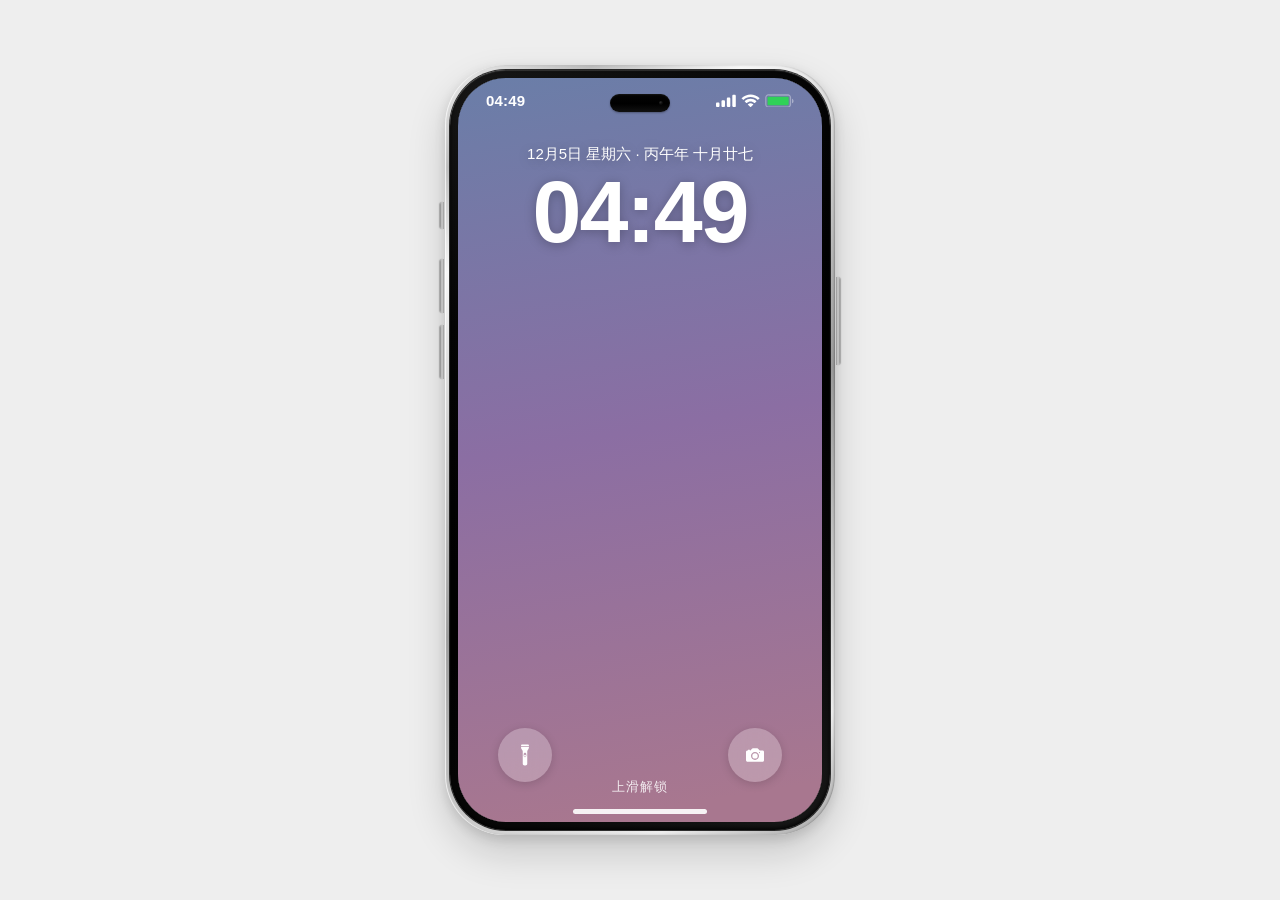
<file: index.html>
<!DOCTYPE html>
<html lang="zh-CN">

<head>
<meta charset="UTF-8">

<meta name="viewport"
content="width=device-width,
initial-scale=1.0,
maximum-scale=1.0,
user-scalable=no,
viewport-fit=cover">

<title>satou</title>

<link rel="manifest" href="./manifest.webmanifest">

<link rel="icon"
type="image/png"
href="https://i.imgs.ovh/2026/09/02/5fd685cc628af5558ac9b6ee3668867c.png">

<link rel="apple-touch-icon"
href="https://i.imgs.ovh/2026/09/02/5fd685cc628af5558ac9b6ee3668867c.png">

<meta name="apple-mobile-web-app-title" content="satou">

<meta name="apple-mobile-web-app-capable" content="yes">

<meta name="apple-mobile-web-app-status-bar-style"
content="black-translucent">

<meta name="mobile-web-app-capable" content="yes">

<meta name="theme-color" content="#eeeeee">


<style>

/* =========================
   基础
========================= */

*{
    box-sizing:border-box;
    margin:0;
    padding:0;
}

html,
body{
    width:100%;
    height:100%;
    overflow:hidden;
}

body{
    background:#eeeeee;

    display:flex;
    align-items:center;
    justify-content:center;

    user-select:none;
    -webkit-user-select:none;

    touch-action:none;
}


/* =========================
   手机最外层
========================= */

.phone{
    position:relative;

    width:min(390px,88vw);
    height:min(770px,91vh);

    border-radius:60px;
    padding:5px;

    background:
    linear-gradient(
        145deg,
        #eeeeee 0%,
        #bdbdbd 10%,
        #f7f7f7 20%,
        #9b9b9b 55%,
        #ededed 88%,
        #a5a5a5 100%
    );

    box-shadow:
    0 18px 38px rgba(0,0,0,.16),
    0 4px 12px rgba(0,0,0,.12),
    inset 1px 0 1px rgba(255,255,255,.85),
    inset -1px 0 2px rgba(0,0,0,.25);
}


/* =========================
   黑色手机边框
========================= */

.phone-frame{
    position:relative;

    width:100%;
    height:100%;

    padding:8px;

    border-radius:56px;

    background:
    linear-gradient(
        145deg,
        #171717 0%,
        #050505 25%,
        #000 55%,
        #080808 78%,
        #191919 100%
    );

    box-shadow:
    inset 0 1px 1px rgba(255,255,255,.15),
    inset 0 -2px 4px rgba(0,0,0,.9),
    0 0 0 1px rgba(0,0,0,.8);
}


/* =========================
   屏幕
========================= */

.screen{
    position:relative;

    width:100%;
    height:100%;

    overflow:hidden;

    border-radius:48px;

    background:#fff;

    box-shadow:
    inset 0 0 0 1px rgba(255,255,255,.3);
}


/* =========================
   Satou 手机内容区域
========================= */

.screen-content{
    position:absolute;
    inset:0;

    width:100%;
    height:100%;

    overflow:hidden;
}


/* =========================
   锁屏页面
========================= */

.page-frame{
    position:absolute;

    inset:0;

    width:100%;
    height:100%;

    border:0;
    margin:0;
    padding:0;

    display:block;

    overflow:hidden;

    background:#000;
}


/* =========================
   Dynamic Island
========================= */

.dynamic-island{
    position:absolute;

    z-index:100;

    top:16px;
    left:50%;

    transform:translateX(-50%);

    width:60px;
    height:18px;

    border-radius:30px;

    background:
    linear-gradient(
        180deg,
        #050505 0%,
        #000 55%,
        #111 100%
    );

    box-shadow:
    inset 0 1px 2px rgba(255,255,255,.07),
    0 1px 2px rgba(0,0,0,.3);
}


/* 灵动岛镜头 */

.dynamic-island::after{
    content:"";

    position:absolute;

    width:4px;
    height:4px;

    right:7px;
    top:7px;

    border-radius:50%;

    background:
    radial-gradient(
        circle at 35% 30%,
        #303030 0%,
        #111 45%,
        #000 100%
    );
}


/* =========================
   左侧静音键
========================= */

.side-switch,
.volume-up,
.volume-down{
    position:absolute;

    z-index:200;

    left:-5px;

    width:4px;

    border-radius:3px 0 0 3px;

    background:
    linear-gradient(
        90deg,
        #888,
        #d0d0d0,
        #999
    );

    box-shadow:
    -1px 0 1px rgba(0,0,0,.25);
}

.side-switch{
    top:137px;
    height:27px;
}

.volume-up{
    top:194px;
    height:54px;
}

.volume-down{
    top:260px;
    height:54px;
}


/* =========================
   右侧电源键
========================= */

.power-button{
    position:absolute;

    z-index:200;

    right:-5px;
    top:212px;

    width:4px;
    height:88px;

    border-radius:0 3px 3px 0;

    background:
    linear-gradient(
        90deg,
        #929292,
        #d0d0d0,
        #929292
    );

    box-shadow:
    1px 0 1px rgba(0,0,0,.25);
}


/* =========================
   手机端适配
========================= */

@media(max-width:500px){

    .phone{
        width:92vw;
        height:90vh;

        border-radius:51px;
        padding:4px;
    }

    .phone-frame{
        border-radius:47px;
        padding:7px;
    }

    .screen{
        border-radius:40px;
    }

    .page-frame{
        border-radius:40px;
    }

    .dynamic-island{
        top:14px;
    }

    .side-switch{
        top:120px;
    }

    .volume-up{
        top:170px;
        height:49px;
    }

    .volume-down{
        top:230px;
        height:49px;
    }

    .power-button{
        top:190px;
        height:82px;
    }
}


/* =========================
   PWA 安全区域
========================= */

@supports(padding:env(safe-area-inset-top)){

    .screen-content{
        padding-top:env(safe-area-inset-top);
        padding-bottom:env(safe-area-inset-bottom);
    }
}

</style>
</head>


<body>

<!-- ==================================================
     SATOU PHONE
================================================== -->

<div class="phone">

    <!-- 左侧实体键 -->

    <div class="side-switch"></div>

    <div class="volume-up"></div>

    <div class="volume-down"></div>


    <!-- 右侧电源键 -->

    <div class="power-button"></div>


    <!-- 手机黑色边框 -->

    <div class="phone-frame">

        <!-- 手机屏幕 -->

        <div class="screen">

            <!--
                SATOU 所有手机界面
                都写在这里
            -->

            <div class="screen-content">

                <!-- 锁屏页面 -->

                <iframe src="./lockscreen.html"
        class="page-frame"
        title="Satou Lock Screen"
        scrolling="no">
</iframe>

            </div>


            <!-- 灵动岛 -->

            <div class="dynamic-island"></div>

        </div>

    </div>

</div>


<script>
/* =========================
   Service Worker
========================= */

if("serviceWorker" in navigator){

    window.addEventListener("load",()=>{

        navigator.serviceWorker
        .register("./sw.js")
        .then(()=>{
            console.log("satou PWA 已启动");
        })
        .catch(error=>{
            console.log("Service Worker 注册失败",error);
        });

    });

}

/* =========================
   禁止手势缩放
========================= */

document.addEventListener(
    "gesturestart",
    event=>event.preventDefault()
);


/* =========================
   禁止双击缩放
========================= */

let lastTouchEnd=0;

document.addEventListener(
    "touchend",
    event=>{

        const now=Date.now();

        if(now-lastTouchEnd<=300){
            event.preventDefault();
        }

        lastTouchEnd=now;

    },
    false
);

</script>

</body>
</html>
</file>
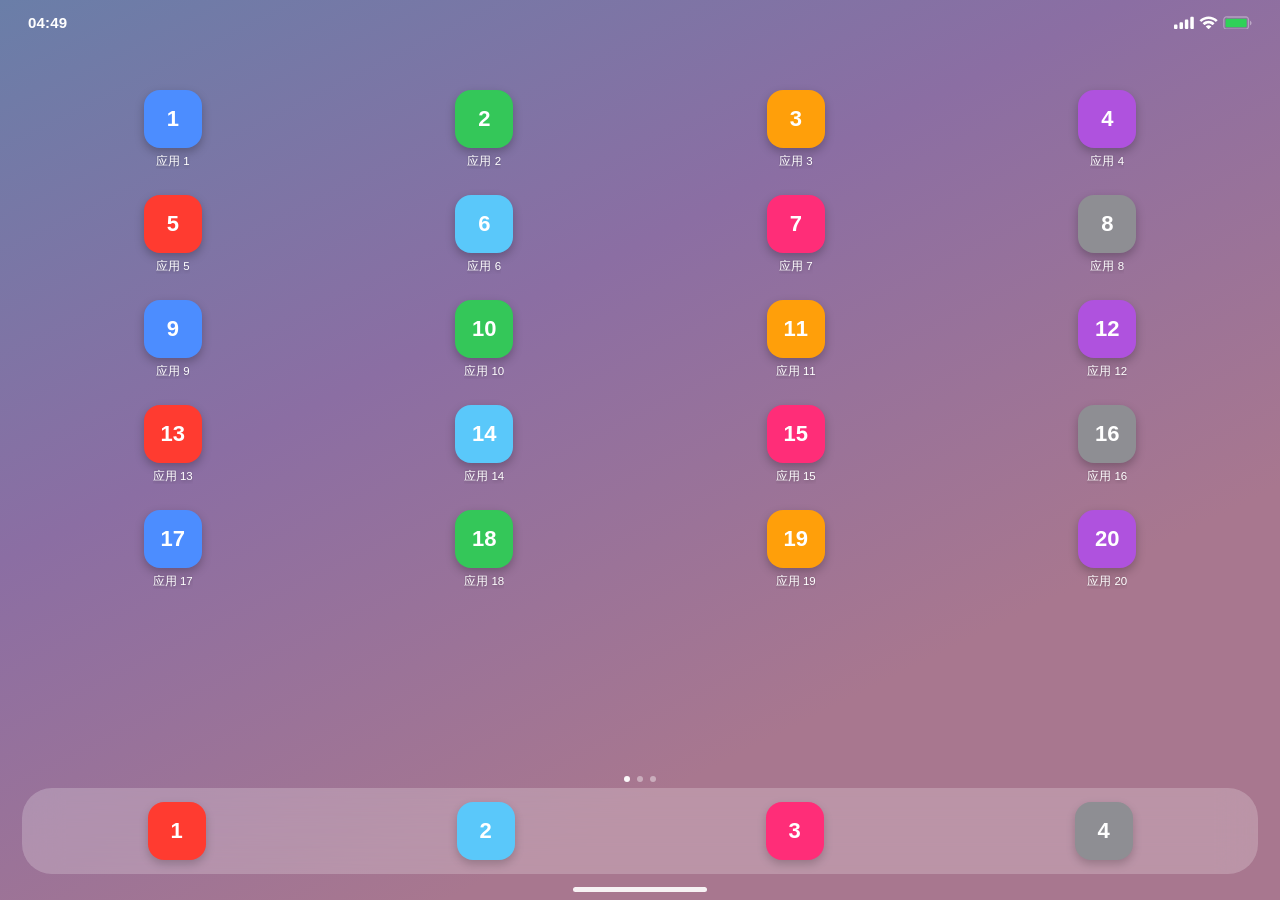
<file: desktop.html>
<!DOCTYPE html>
<html lang="zh-CN">
<head>
<meta charset="UTF-8">
<meta name="viewport" content="width=device-width, initial-scale=1.0, viewport-fit=cover">
<title>桌面</title>
<style>
  * {
    margin: 0;
    padding: 0;
    box-sizing: border-box;
    -webkit-tap-highlight-color: transparent;
    -webkit-user-select: none;
    user-select: none;
  }

  html, body {
    height: 100%;
    width: 100%;
    overflow: hidden;
  }

  body {
    position: relative;
    background: #000;
    font-family: -apple-system, BlinkMacSystemFont, "Helvetica Neue", "PingFang SC", "Segoe UI", sans-serif;
  }

  /* ================= WALLPAPER LAYER ================= */

  #wallpaper {
    position: fixed;
    inset: 0;
    width: 100%;
    height: 100%;
    z-index: 0;
  }

  /* ================= STATUS BAR (same component as lock screen) ================= */

  .status-bar {
    position: fixed;
    top: 0;
    left: 0;
    width: 100%;
    display: flex;
    align-items: center;
    justify-content: space-between;
    padding: 0 28px;
    padding-top: calc(env(safe-area-inset-top) + 14px);
    z-index: 10;
    color: #fff;
    transition: color 0.4s ease;
  }

  .status-time {
    font-size: 15px;
    font-weight: 600;
    letter-spacing: 0.2px;
    color: inherit;
  }

  .status-icons {
    display: flex;
    align-items: center;
  }

  .status-icons svg {
    width: 78px;
    height: auto;
    display: block;
  }

  .status-icons svg path {
    fill: currentColor;
  }

  #battery-fill {
    fill: currentColor;
    transition: width 0.4s ease, fill 0.4s ease;
  }

  /* ================= APP GRID ================= */

  .app-grid {
    position: fixed;
    top: calc(env(safe-area-inset-top) + 90px);
    left: 0;
    width: 100%;
    padding: 0 22px;
    display: grid;
    grid-template-columns: repeat(4, 1fr);
    row-gap: 26px;
    column-gap: 10px;
    z-index: 5;
  }

  .app-icon {
    display: flex;
    flex-direction: column;
    align-items: center;
    gap: 6px;
  }

  .app-icon .glyph {
    width: 58px;
    height: 58px;
    border-radius: 16px;
    display: flex;
    align-items: center;
    justify-content: center;
    color: #fff;
    font-size: 22px;
    font-weight: 600;
    box-shadow: 0 4px 10px rgba(0,0,0,0.25);
  }

  .app-icon .label {
    color: #fff;
    font-size: 11.5px;
    font-weight: 500;
    text-shadow: 0 1px 4px rgba(0,0,0,0.35);
    max-width: 68px;
    text-align: center;
    white-space: nowrap;
    overflow: hidden;
    text-overflow: ellipsis;
  }

  /* ================= PAGE DOTS ================= */

  .page-dots {
    position: fixed;
    bottom: calc(env(safe-area-inset-bottom) + 118px);
    left: 0;
    width: 100%;
    display: flex;
    justify-content: center;
    gap: 7px;
    z-index: 5;
  }

  .page-dots .dot {
    width: 6px;
    height: 6px;
    border-radius: 50%;
    background: rgba(255,255,255,0.4);
  }

  .page-dots .dot.active {
    background: rgba(255,255,255,0.95);
  }

  /* ================= DOCK ================= */

  .dock {
    position: fixed;
    bottom: calc(env(safe-area-inset-bottom) + 26px);
    left: 22px;
    right: 22px;
    height: 86px;
    border-radius: 30px;
    background: rgba(255,255,255,0.22);
    backdrop-filter: blur(18px);
    -webkit-backdrop-filter: blur(18px);
    display: flex;
    align-items: center;
    justify-content: space-around;
    z-index: 10;
  }

  .dock .glyph {
    width: 58px;
    height: 58px;
    border-radius: 16px;
    display: flex;
    align-items: center;
    justify-content: center;
    color: #fff;
    font-size: 22px;
    font-weight: 600;
    box-shadow: 0 4px 10px rgba(0,0,0,0.2);
  }

  /* ---------- Home indicator ---------- */

  .home-indicator {
    position: fixed;
    bottom: calc(env(safe-area-inset-bottom) + 8px);
    left: 50%;
    transform: translateX(-50%);
    width: 134px;
    height: 5px;
    background: #fff;
    border-radius: 3px;
    opacity: 0.9;
    z-index: 10;
  }
</style>
</head>
<body>

<canvas id="wallpaper"></canvas>

<!-- Status bar -->

<div class="status-bar" id="status-bar">

  <div class="status-time" id="status-time">9:41</div>

  <div class="status-icons">

    <svg id="status-svg"
         viewBox="0 0 5717 1024"
         version="1.1"
         xmlns="http://www.w3.org/2000/svg">

      <path d="M5196.8 998.4H3908.266667c-93.866667 0-128-8.533333-179.2-34.133333-34.133333-17.066667-68.266667-51.2-85.333334-85.333334-25.6-42.666667-34.133333-85.333333-34.133333-179.2V324.266667c0-93.866667 8.533333-136.533333 34.133333-179.2 17.066667-34.133333 51.2-68.266667 85.333334-85.333334 42.666667-25.6 85.333333-34.133333 179.2-34.133333H5205.333333c93.866667 0 128 8.533333 179.2 34.133333 34.133333 17.066667 68.266667 51.2 85.333334 85.333334 25.6 42.666667 34.133333 85.333333 34.133333 179.2v384c0 93.866667-8.533333 136.533333-34.133333 179.2-17.066667 34.133333-51.2 68.266667-85.333334 85.333333-51.2 17.066667-93.866667 25.6-187.733333 25.6zM3908.266667 110.933333c-93.866667 0-110.933333 8.533333-136.533334 17.066667-25.6 17.066667-42.666667 34.133333-51.2 59.733333-17.066667 17.066667-25.6 42.666667-25.6 136.533334v384c0 93.866667 8.533333 110.933333 17.066667 136.533333 8.533333 25.6 25.6 42.666667 51.2 51.2 25.6 8.533333 42.666667 17.066667 136.533333 17.066667h1297.066667c93.866667 0 110.933333-8.533333 136.533333-17.066667 25.6-8.533333 42.666667-25.6 51.2-51.2 17.066667-25.6 25.6-51.2 25.6-136.533333V324.266667c0-85.333333-8.533333-110.933333-17.066667-136.533334-25.6-25.6-51.2-42.666667-85.333333-51.2-25.6-8.533333-42.666667-17.066667-136.533333-17.066666H3908.266667z"
            opacity=".35"></path>

      <path d="M5572.266667 341.333333v341.333334c68.266667-25.6 110.933333-93.866667 110.933333-170.666667s-42.666667-145.066667-110.933333-170.666667"
            opacity=".4"></path>

      <path d="M2534.4 221.866667c187.733333 0 375.466667 76.8 512 204.8 8.533333 8.533333 25.6 8.533333 34.133333 0l102.4-102.4c8.533333-8.533333 8.533333-8.533333 8.533334-17.066667s0-17.066667-8.533334-17.066667c-358.4-349.866667-930.133333-349.866667-1288.533333 0-17.066667 0-17.066667 8.533333-17.066667 17.066667s0 17.066667 8.533334 17.066667L1988.266667 426.666667c8.533333 8.533333 25.6 8.533333 34.133333 0 136.533333-128 315.733333-204.8 512-204.8z m0 324.266666c102.4 0 204.8 42.666667 281.6 110.933334 8.533333 8.533333 25.6 8.533333 34.133333 0l102.4-102.4c8.533333-8.533333 8.533333-8.533333 8.533334-17.066667s0-17.066667-8.533334-17.066667c-238.933333-221.866667-597.333333-221.866667-836.266666 0-8.533333 8.533333-8.533333 8.533333-8.533334 17.066667s0 17.066667 8.533334 17.066667L2218.666667 657.066667c8.533333 8.533333 25.6 8.533333 34.133333 0 76.8-68.266667 170.666667-110.933333 281.6-110.933334z m187.733333 238.933334c8.533333 0 8.533333-8.533333 8.533334-17.066667s0-17.066667-8.533334-17.066667c-110.933333-93.866667-273.066667-93.866667-375.466666 0-8.533333 8.533333-8.533333 8.533333-8.533334 17.066667s0 17.066667 8.533334 17.066667l170.666666 170.666666c8.533333 8.533333 8.533333 8.533333 17.066667 8.533334s17.066667 0 17.066667-8.533334l170.666666-170.666666zM85.333333 622.933333h85.333334c51.2 0 85.333333 34.133333 85.333333 85.333334v170.666666c0 51.2-34.133333 85.333333-85.333333 85.333334H85.333333c-51.2 0-85.333333-34.133333-85.333333-85.333334v-170.666666c0-42.666667 34.133333-85.333333 85.333333-85.333334z m401.066667-170.666666h85.333333c51.2 0 85.333333 34.133333 85.333334 85.333333v341.333333c0 51.2-34.133333 85.333333-85.333334 85.333334h-85.333333c-51.2 0-85.333333-34.133333-85.333333-85.333334v-341.333333c0-42.666667 34.133333-85.333333 85.333333-85.333333zM878.933333 256h85.333334c51.2 0 85.333333 34.133333 85.333333 85.333333v537.6c0 51.2-34.133333 85.333333-85.333333 85.333334h-85.333334c-51.2 0-85.333333-85.333334-85.333333-85.333334V341.333333c0-51.2 42.666667-85.333333 85.333333-85.333333zM1280 59.733333h85.333333c51.2 0 85.333333 34.133333 85.333334 85.333334v742.4c0 51.2-34.133333 85.333333-85.333334 85.333333h-85.333333c-51.2 0-85.333333-85.333333-85.333333-85.333333V145.066667c0-51.2 34.133333-85.333334 85.333333-85.333333z"></path>

      <rect id="battery-fill"
            x="3780.27"
            y="196.27"
            width="1544.53"
            height="631.47"
            rx="70"></rect>

    </svg>

  </div>
</div>


<!-- App grid: 20 placeholder icons, 4 columns x 5 rows -->

<div class="app-grid" id="app-grid"></div>

<!-- Page indicator -->

<div class="page-dots">
  <div class="dot active"></div>
  <div class="dot"></div>
  <div class="dot"></div>
</div>

<!-- Dock: 4 placeholder icons -->

<div class="dock" id="dock"></div>

<div class="home-indicator"></div>


<script>

/* =====================================================================
   WALLPAPER LAYER (same as lock screen, kept in sync for now —
   swap the gradient stops here to change the desktop background)
===================================================================== */

const Wallpaper = (() => {

  const canvas = document.getElementById('wallpaper');
  const ctx = canvas.getContext('2d', { willReadFrequently: true });

  let current = {
    type: 'gradient',
    stops: ['#6a7ea8', '#8b6ea3', '#a8778f']
  };

  function resize(){
    const dpr = window.devicePixelRatio || 1;
    canvas.width = Math.round(window.innerWidth * dpr);
    canvas.height = Math.round(window.innerHeight * dpr);
    canvas.style.width = window.innerWidth + 'px';
    canvas.style.height = window.innerHeight + 'px';
    ctx.setTransform(dpr, 0, 0, dpr, 0, 0);
    draw();
  }

  function draw(){
    const w = window.innerWidth;
    const h = window.innerHeight;
    const g = ctx.createLinearGradient(0, 0, w * 0.35, h);
    const n = current.stops.length;
    current.stops.forEach((c, i) => g.addColorStop(i / (n - 1), c));
    ctx.fillStyle = g;
    ctx.fillRect(0, 0, w, h);
    AdaptiveTheme.refresh();
  }

  window.addEventListener('resize', resize);

  return {
    ctx,
    init(){ resize(); }
  };

})();


/* =====================================================================
   ADAPTIVE STATUS BAR COLOR (samples wallpaper luminance behind it)
===================================================================== */

const AdaptiveTheme = (() => {

  const LIGHT_THRESHOLD = 150;

  function regionLuminance(xRatio, yRatio, wRatio, hRatio){
    const w = window.innerWidth;
    const h = window.innerHeight;
    const x = Math.max(0, Math.floor(xRatio * w));
    const y = Math.max(0, Math.floor(yRatio * h));
    const rw = Math.max(1, Math.min(w - x, Math.floor(wRatio * w)));
    const rh = Math.max(1, Math.min(h - y, Math.floor(hRatio * h)));
    let data;
    try{
      data = Wallpaper.ctx.getImageData(x, y, rw, rh).data;
    } catch(e){
      return 128;
    }
    let total = 0, count = 0;
    for(let i = 0; i < data.length; i += 4){
      total += 0.299*data[i] + 0.587*data[i+1] + 0.114*data[i+2];
      count++;
    }
    return count ? total / count : 128;
  }

  function refresh(){
    const statusLum = regionLuminance(0, 0, 1, 0.09);
    document.getElementById('status-bar').style.color =
      statusLum > LIGHT_THRESHOLD ? '#000' : '#fff';
  }

  return { refresh };

})();


/* =====================================================================
   CLOCK (status bar time only, no lock-screen big clock here)
===================================================================== */

function updateTime(){
  const now = new Date();
  const hh = String(now.getHours()).padStart(2, '0');
  const mm = String(now.getMinutes()).padStart(2, '0');
  document.getElementById('status-time').textContent = `${hh}:${mm}`;
}


/* =====================================================================
   BATTERY (same logic as lock screen)
===================================================================== */

function renderBattery(level, charging){
  const fillEl = document.getElementById('battery-fill');
  if(!fillEl) return;
  const maxWidth = 1544.53;
  const minWidth = 80;
  const width = Math.max(minWidth, Math.round(level * maxWidth));
  fillEl.setAttribute('width', width);
  fillEl.style.fill = charging ? '#30d158' : '';
}

async function initBattery(){
  if('getBattery' in navigator){
    try{
      const battery = await navigator.getBattery();
      const update = () => renderBattery(battery.level, battery.charging);
      battery.addEventListener('levelchange', update);
      battery.addEventListener('chargingchange', update);
      update();
    } catch(e){
      renderBattery(1, false);
    }
  } else {
    renderBattery(1, false);
  }
}


/* =====================================================================
   PLACEHOLDER APP ICONS
   Swap `name` + `color` per icon later; grid/dock layout stays the same.
===================================================================== */

const PLACEHOLDER_COLORS = [
  '#4C8DFF', '#34C759', '#FF9F0A', '#AF52DE',
  '#FF3B30', '#5AC8FA', '#FF2D78', '#8E8E93'
];

function buildIcon(index){
  const wrap = document.createElement('div');
  wrap.className = 'app-icon';

  const glyph = document.createElement('div');
  glyph.className = 'glyph';
  glyph.style.background = PLACEHOLDER_COLORS[index % PLACEHOLDER_COLORS.length];
  glyph.textContent = index + 1;

  const label = document.createElement('div');
  label.className = 'label';
  label.textContent = `应用 ${index + 1}`;

  wrap.appendChild(glyph);
  wrap.appendChild(label);
  return wrap;
}

function buildDockIcon(index){
  const glyph = document.createElement('div');
  glyph.className = 'glyph';
  glyph.style.background = PLACEHOLDER_COLORS[(index + 4) % PLACEHOLDER_COLORS.length];
  glyph.textContent = index + 1;
  return glyph;
}

function populateGrid(){
  const grid = document.getElementById('app-grid');
  for(let i = 0; i < 20; i++){
    grid.appendChild(buildIcon(i));
  }

  const dock = document.getElementById('dock');
  for(let i = 0; i < 4; i++){
    dock.appendChild(buildDockIcon(i));
  }
}


/* =====================================================================
   LONG-PRESS ANYWHERE ON WALLPAPER -> back to lockscreen.html
   (dev/testing affordance — not a visible button. Relative path, so
   lockscreen.html must sit in the same folder as this file.)
===================================================================== */

(() => {
  let pressTimer = null;

  function isInteractive(el){
    return !!(el && el.closest && (el.closest('.app-icon') || el.closest('.dock')));
  }

  function start(e){
    if(isInteractive(e.target)) return;
    pressTimer = setTimeout(() => {
      window.location.href = 'lockscreen.html';
    }, 700);
  }

  function cancel(){
    clearTimeout(pressTimer);
  }

  document.addEventListener('touchstart', start, { passive: true });
  document.addEventListener('touchend', cancel);
  document.addEventListener('touchmove', cancel);
  document.addEventListener('mousedown', start);
  document.addEventListener('mouseup', cancel);
  document.addEventListener('mouseleave', cancel);
})();


/* =====================================================================
   START
===================================================================== */

Wallpaper.init();
updateTime();
setInterval(updateTime, 1000);
initBattery();
populateGrid();

</script>

</body>
</html>
</file>
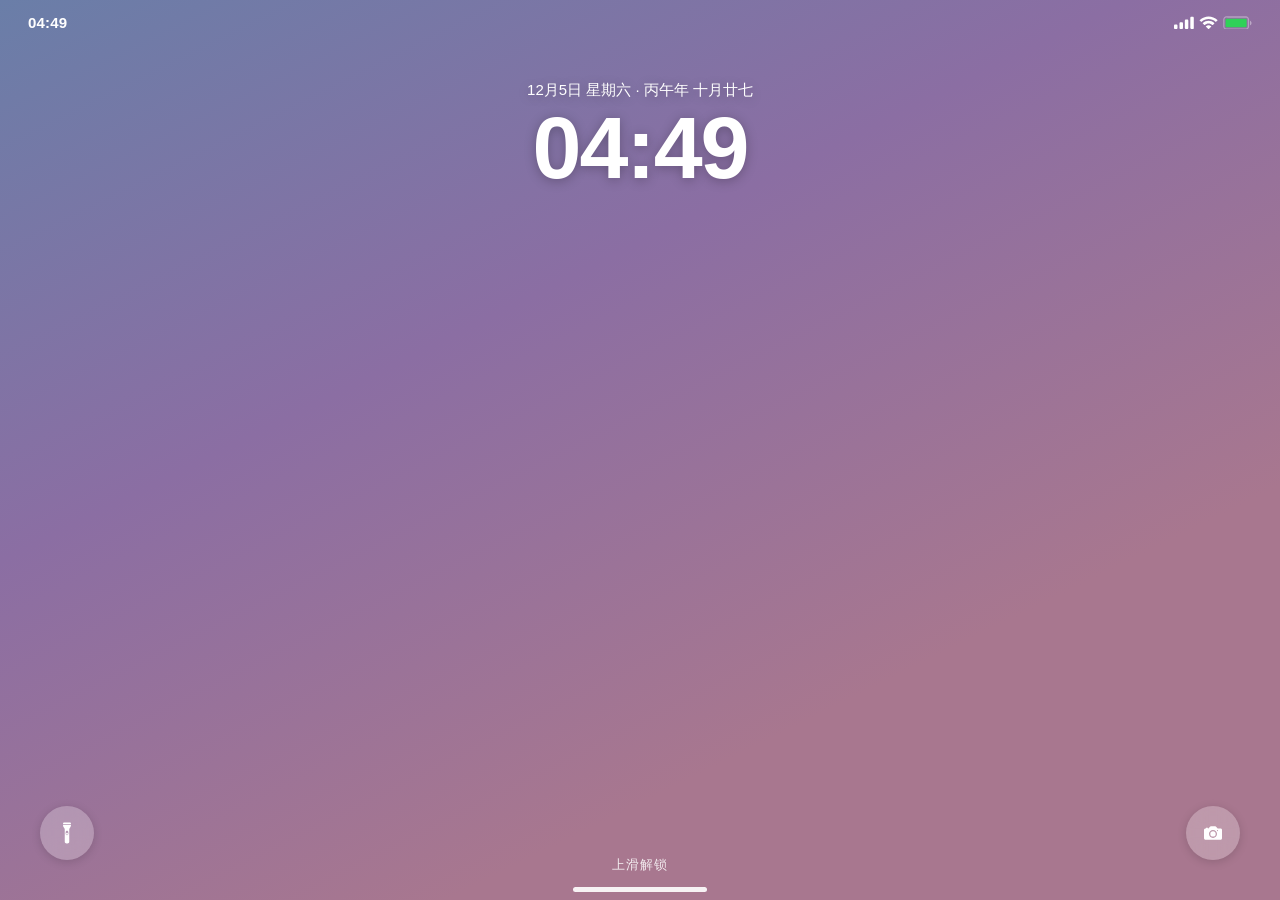
<file: lockscreen.html>
<!DOCTYPE html>
<html lang="zh-CN">
<head>
<meta charset="UTF-8">
<meta name="viewport" content="width=device-width, initial-scale=1.0, viewport-fit=cover">
<title>手机锁屏</title>
<style>
  * {
    margin: 0;
    padding: 0;
    box-sizing: border-box;
    -webkit-tap-highlight-color: transparent;
  }

  html, body {
    height: 100%;
    width: 100%;
    overflow: hidden;
  }

  body {
    position: relative;
    background: #000;
    font-family: -apple-system, BlinkMacSystemFont, "Helvetica Neue", "PingFang SC", "Segoe UI", sans-serif;
  }

  /* ================= WALLPAPER LAYER ================= */

  #wallpaper {
    position: fixed;
    inset: 0;
    width: 100%;
    height: 100%;
    z-index: 0;
  }

  /* ================= STATUS BAR COMPONENT ================= */

  .status-bar {
    position: fixed;
    top: 0;
    left: 0;
    width: 100%;
    display: flex;
    align-items: center;
    justify-content: space-between;
    padding: 0 28px;
    padding-top: calc(env(safe-area-inset-top) + 14px);
    z-index: 10;
    color: #fff;
    transition: color 0.4s ease;
  }

  .status-time {
    font-size: 15px;
    font-weight: 600;
    letter-spacing: 0.2px;
    color: inherit;
  }

  .status-icons {
    display: flex;
    align-items: center;
  }

  .status-icons svg {
    width: 78px;
    height: auto;
    display: block;
  }

  .status-icons svg path {
    fill: currentColor;
  }

  /* battery charge fill - the part that actually changes width */
  #battery-fill {
    fill: currentColor;
    transition: width 0.4s ease, fill 0.4s ease;
  }

  /* ---------- Lock screen clock ---------- */

  .clock-wrap {
    position: fixed;
    top: 9vh;
    left: 0;
    width: 100%;
    text-align: center;
    color: #fff;
    text-shadow: 0 2px 12px rgba(0,0,0,0.25);
    z-index: 5;
  }

  .clock-date {
    font-size: 15px;
    font-weight: 500;
    margin-bottom: 4px;
    padding: 0 24px;
  }

  .clock-time {
    font-size: 88px;
    font-weight: 600;
    line-height: 1;
    letter-spacing: -2px;
  }

  /* ================= BOTTOM CONTROLS COMPONENT ================= */

  .bottom-controls {
    position: fixed;
    bottom: calc(env(safe-area-inset-bottom) + 40px);
    left: 0;
    width: 100%;
    display: flex;
    justify-content: space-between;
    padding: 0 40px;
    z-index: 10;
  }

  .control-btn {
    width: 54px;
    height: 54px;
    border-radius: 50%;
    background: rgba(255, 255, 255, 0.25);
    color: #fff;
    backdrop-filter: blur(10px);
    -webkit-backdrop-filter: blur(10px);
    display: flex;
    align-items: center;
    justify-content: center;
    box-shadow: 0 2px 10px rgba(0,0,0,0.15);
    transition: background 0.4s ease, color 0.4s ease;
  }

  .control-btn svg {
    width: 24px;
    height: 24px;
    display: block;
  }

  .control-btn svg path {
    fill: currentColor;
  }

  .control-btn.on-light {
    background: rgba(0, 0, 0, 0.22);
    color: #000;
  }

  /* ---------- Home indicator ---------- */

  .home-indicator {
    position: fixed;
    bottom: calc(env(safe-area-inset-bottom) + 8px);
    left: 50%;
    transform: translateX(-50%);
    width: 134px;
    height: 5px;
    background: #fff;
    border-radius: 3px;
    opacity: 0.9;
    z-index: 10;
    transition: background 0.4s ease;
  }

  .home-indicator.on-light {
    background: #000;
  }

  /* ---------- Swipe-up-to-unlock hint ---------- */

  .unlock-hint {
    position: fixed;
    bottom: calc(env(safe-area-inset-bottom) + 26px);
    left: 50%;
    transform: translateX(-50%);
    color: #fff;
    font-size: 13px;
    font-weight: 500;
    letter-spacing: 1px;
    opacity: 0.85;
    z-index: 10;
    transition: color 0.4s ease, opacity 0.2s ease;
    pointer-events: none;
  }

  .unlock-hint.on-light {
    color: #000;
  }
</style>
</head>
<body>

<canvas id="wallpaper"></canvas>

<!-- Status bar -->

<div class="status-bar" id="status-bar">

  <div class="status-time" id="status-time">9:41</div>

  <div class="status-icons">

    <svg id="status-svg"
         viewBox="0 0 5717 1024"
         version="1.1"
         xmlns="http://www.w3.org/2000/svg">

      <!-- outer capsule outline (unchanged, faint background shape) -->
      <path d="M5196.8 998.4H3908.266667c-93.866667 0-128-8.533333-179.2-34.133333-34.133333-17.066667-68.266667-51.2-85.333334-85.333334-25.6-42.666667-34.133333-85.333333-34.133333-179.2V324.266667c0-93.866667 8.533333-136.533333 34.133333-179.2 17.066667-34.133333 51.2-68.266667 85.333334-85.333334 42.666667-25.6 85.333333-34.133333 179.2-34.133333H5205.333333c93.866667 0 128 8.533333 179.2 34.133333 34.133333 17.066667 68.266667 51.2 85.333334 85.333334 25.6 42.666667 34.133333 85.333333 34.133333 179.2v384c0 93.866667-8.533333 136.533333-34.133333 179.2-17.066667 34.133333-51.2 68.266667-85.333334 85.333333-51.2 17.066667-93.866667 25.6-187.733333 25.6zM3908.266667 110.933333c-93.866667 0-110.933333 8.533333-136.533334 17.066667-25.6 17.066667-42.666667 34.133333-51.2 59.733333-17.066667 17.066667-25.6 42.666667-25.6 136.533334v384c0 93.866667 8.533333 110.933333 17.066667 136.533333 8.533333 25.6 25.6 42.666667 51.2 51.2 25.6 8.533333 42.666667 17.066667 136.533333 17.066667h1297.066667c93.866667 0 110.933333-8.533333 136.533333-17.066667 25.6-8.533333 42.666667-25.6 51.2-51.2 17.066667-25.6 25.6-51.2 25.6-136.533333V324.266667c0-85.333333-8.533333-110.933333-17.066667-136.533334-25.6-25.6-51.2-42.666667-85.333333-51.2-25.6-8.533333-42.666667-17.066667-136.533333-17.066666H3908.266667z"
            opacity=".35"></path>

      <!-- nub (unchanged) -->
      <path d="M5572.266667 341.333333v341.333334c68.266667-25.6 110.933333-93.866667 110.933333-170.666667s-42.666667-145.066667-110.933333-170.666667"
            opacity=".4"></path>

      <!-- FIX: battery-cavity solid rectangle removed from here.
           It used to be baked into this path as a permanently-solid
           shape, which is why the fill rect on top never visibly
           changed. Now this path only draws wifi + signal bars. -->
      <path d="M2534.4 221.866667c187.733333 0 375.466667 76.8 512 204.8 8.533333 8.533333 25.6 8.533333 34.133333 0l102.4-102.4c8.533333-8.533333 8.533333-8.533333 8.533334-17.066667s0-17.066667-8.533334-17.066667c-358.4-349.866667-930.133333-349.866667-1288.533333 0-17.066667 0-17.066667 8.533333-17.066667 17.066667s0 17.066667 8.533334 17.066667L1988.266667 426.666667c8.533333 8.533333 25.6 8.533333 34.133333 0 136.533333-128 315.733333-204.8 512-204.8z m0 324.266666c102.4 0 204.8 42.666667 281.6 110.933334 8.533333 8.533333 25.6 8.533333 34.133333 0l102.4-102.4c8.533333-8.533333 8.533333-8.533333 8.533334-17.066667s0-17.066667-8.533334-17.066667c-238.933333-221.866667-597.333333-221.866667-836.266666 0-8.533333 8.533333-8.533333 8.533333-8.533334 17.066667s0 17.066667 8.533334 17.066667L2218.666667 657.066667c8.533333 8.533333 25.6 8.533333 34.133333 0 76.8-68.266667 170.666667-110.933333 281.6-110.933334z m187.733333 238.933334c8.533333 0 8.533333-8.533333 8.533334-17.066667s0-17.066667-8.533334-17.066667c-110.933333-93.866667-273.066667-93.866667-375.466666 0-8.533333 8.533333-8.533333 8.533333-8.533334 17.066667s0 17.066667 8.533334 17.066667l170.666666 170.666666c8.533333 8.533333 8.533333 8.533333 17.066667 8.533334s17.066667 0 17.066667-8.533334l170.666666-170.666666zM85.333333 622.933333h85.333334c51.2 0 85.333333 34.133333 85.333333 85.333334v170.666666c0 51.2-34.133333 85.333333-85.333333 85.333334H85.333333c-51.2 0-85.333333-34.133333-85.333333-85.333334v-170.666666c0-42.666667 34.133333-85.333333 85.333333-85.333334z m401.066667-170.666666h85.333333c51.2 0 85.333333 34.133333 85.333334 85.333333v341.333333c0 51.2-34.133333 85.333333-85.333334 85.333334h-85.333333c-51.2 0-85.333333-34.133333-85.333333-85.333334v-341.333333c0-42.666667 34.133333-85.333333 85.333333-85.333333zM878.933333 256h85.333334c51.2 0 85.333333 34.133333 85.333333 85.333333v537.6c0 51.2-34.133333 85.333333-85.333333 85.333334h-85.333334c-51.2 0-85.333333-85.333334-85.333333-85.333334V341.333333c0-51.2 42.666667-85.333333 85.333333-85.333333zM1280 59.733333h85.333333c51.2 0 85.333333 34.133333 85.333334 85.333334v742.4c0 51.2-34.133333 85.333333-85.333334 85.333333h-85.333333c-51.2 0-85.333333-85.333333-85.333333-85.333333V145.066667c0-51.2 34.133333-85.333334 85.333333-85.333333z"></path>

      <!-- battery charge fill: this is now the ONLY element for the
           cavity. Nothing is drawn for the un-charged portion - it's
           just empty/transparent, so the width you see IS the charge. -->
      <rect id="battery-fill"
            x="3780.27"
            y="196.27"
            width="1544.53"
            height="631.47"
            rx="70"></rect>

    </svg>

  </div>
</div>


<!-- Clock -->

<div class="clock-wrap">

  <div class="clock-date" id="clock-date">
    9月3日 星期四
  </div>

  <div class="clock-time" id="clock-time">
    9:41
  </div>

</div>


<!-- Bottom controls -->

<div class="bottom-controls">

  <!-- Flashlight -->

  <div class="control-btn" id="flashlight-btn">

    <svg viewBox="0 0 1024 1024"
         version="1.1"
         xmlns="http://www.w3.org/2000/svg">

      <path d="M634 64H390c-35.2 0-48 28.8-48 64h340c0-35.2-12.8-64-48-64zM392.2 295c15.2 17.6 23.8 40 23.8 63.4v531.8c0 43.8 35.8 69.8 79.8 69.8h32.6c43.8 0 79.8-25.8 79.8-69.8V358.4c0-23.4 8.6-45.6 23.8-63.4 30.8-35.8 50-69 50-135H342c0 70 19.2 99.2 50.2 135z m63.8 181.6c0-31.2 25.2-56.6 56-56.6s56 25.4 56 56.6v70.8c0 31.2-25.2 56.6-56 56.6s-56-25.4-56-56.6v-70.8z"></path>

      <path d="M512 546m-40 0a40 40 0 1 0 80 0 40 40 0 1 0-80 0Z"></path>

    </svg>

  </div>


  <!-- Camera -->

  <div class="control-btn" id="camera-btn">

    <svg viewBox="0 0 1024 1024"
         version="1.1"
         xmlns="http://www.w3.org/2000/svg">

      <path d="M512 550m-115 0a115 115 0 1 0 230 0 115 115 0 1 0-230 0Z"></path>

      <path d="M835 320H726c-9.2 0-17.8-4-24-10.8-56.8-63.6-78.2-85.2-101.4-85.2h-171c-23.4 0-46.4 21.6-103.4 85.4-6 6.8-14.8 10.6-23.8 10.6h-8.2v-16c0-8.8-7.2-16-16-16h-52c-8.8 0-16 7.2-16 16v16h-15C159.8 320 128 346.4 128 381.4v352c0 35 31.8 66.6 67 66.6h640c35.2 0 61-31.6 61-66.6v-352c0-35-25.8-61.4-61-61.4zM520 720.8c-100.6 4.6-183.4-78.2-178.8-178.8 4-87.8 75-158.8 162.8-162.8 100.6-4.6 183.4 78.2 178.8 178.8-4 87.8-75 158.8-162.8 162.8zM704 436c-14.4 0-26-11.6-26-26s11.6-26 26-26 26 11.6 26 26-11.6 26-26 26z"></path>

    </svg>

  </div>

</div>


<div class="unlock-hint" id="unlock-hint">上滑解锁</div>

<div class="home-indicator"></div>


<script>

/* =====================================================================
   WALLPAPER LAYER
===================================================================== */

const Wallpaper = (() => {

  const canvas = document.getElementById('wallpaper');

  const ctx = canvas.getContext(
    '2d',
    { willReadFrequently: true }
  );

  let current = {
    type: 'gradient',
    stops: ['#6a7ea8', '#8b6ea3', '#a8778f']
  };


  function resize() {

    const dpr = window.devicePixelRatio || 1;

    canvas.width =
      Math.round(window.innerWidth * dpr);

    canvas.height =
      Math.round(window.innerHeight * dpr);

    canvas.style.width =
      window.innerWidth + 'px';

    canvas.style.height =
      window.innerHeight + 'px';

    ctx.setTransform(
      dpr,
      0,
      0,
      dpr,
      0,
      0
    );

    draw();

  }


  function drawImageCover(img) {

    const w = window.innerWidth;
    const h = window.innerHeight;

    const scale =
      Math.max(
        w / img.width,
        h / img.height
      );

    const dw = img.width * scale;
    const dh = img.height * scale;

    ctx.drawImage(
      img,
      (w - dw) / 2,
      (h - dh) / 2,
      dw,
      dh
    );

  }


  function draw() {

    const w = window.innerWidth;
    const h = window.innerHeight;


    if(current.type === 'color'){

      ctx.fillStyle =
        current.value;

      ctx.fillRect(
        0,
        0,
        w,
        h
      );

    }

    else if(current.type === 'gradient'){

      const g =
        ctx.createLinearGradient(
          0,
          0,
          w * 0.35,
          h
        );

      const n =
        current.stops.length;

      current.stops.forEach(
        (c, i) => {

          g.addColorStop(
            i / (n - 1),
            c
          );

        }
      );

      ctx.fillStyle = g;

      ctx.fillRect(
        0,
        0,
        w,
        h
      );

    }

    else if(
      current.type === 'image' &&
      current.img
    ){

      drawImageCover(
        current.img
      );

    }

    AdaptiveTheme.refresh();

  }


  window.addEventListener(
    'resize',
    resize
  );


  return {

    ctx,

    setColor(hex){

      current = {
        type: 'color',
        value: hex
      };

      draw();

    },

    setGradient(stops){

      current = {
        type: 'gradient',
        stops
      };

      draw();

    },

    setImage(imgEl){

      current = {
        type: 'image',
        img: imgEl
      };

      draw();

    },

    init(){

      resize();

    }

  };

})();


/* =====================================================================
   ADAPTIVE THEME ENGINE
===================================================================== */

const AdaptiveTheme = (() => {

  const LIGHT_THRESHOLD = 150;


  function regionLuminance(
    xRatio,
    yRatio,
    wRatio,
    hRatio
  ){

    const w =
      window.innerWidth;

    const h =
      window.innerHeight;

    const x =
      Math.max(
        0,
        Math.floor(
          xRatio * w
        )
      );

    const y =
      Math.max(
        0,
        Math.floor(
          yRatio * h
        )
      );

    const rw =
      Math.max(
        1,
        Math.min(
          w - x,
          Math.floor(
            wRatio * w
          )
        )
      );

    const rh =
      Math.max(
        1,
        Math.min(
          h - y,
          Math.floor(
            hRatio * h
          )
        )
      );


    let data;


    try{

      data =
        Wallpaper.ctx
        .getImageData(
          x,
          y,
          rw,
          rh
        ).data;

    }

    catch(e){

      return 128;

    }


    let total = 0;
    let count = 0;


    for(
      let i = 0;
      i < data.length;
      i += 4
    ){

      total +=
        0.299 * data[i] +
        0.587 * data[i + 1] +
        0.114 * data[i + 2];

      count++;

    }


    return count
      ? total / count
      : 128;

  }


  function refresh(){

    const statusLum =
      regionLuminance(
        0,
        0,
        1,
        0.09
      );


    const bottomLum =
      regionLuminance(
        0,
        0.82,
        1,
        0.18
      );


    document
      .getElementById(
        'status-bar'
      )
      .style.color =
        statusLum >
        LIGHT_THRESHOLD
          ? '#000'
          : '#fff';


    const onLight =
      bottomLum >
      LIGHT_THRESHOLD;


    document
      .querySelectorAll(
        '.control-btn'
      )
      .forEach(
        btn =>
          btn.classList.toggle(
            'on-light',
            onLight
          )
      );


    document
      .querySelector(
        '.home-indicator'
      )
      .classList.toggle(
        'on-light',
        onLight
      );

    document
      .getElementById(
        'unlock-hint'
      )
      .classList.toggle(
        'on-light',
        onLight
      );

  }


  return {
    refresh
  };

})();


/* =====================================================================
   LUNAR CALENDAR
===================================================================== */

const Lunar = (() => {

  const lunarInfo = [

    0x04bd8,0x04ae0,0x0a570,0x054d5,0x0d260,
    0x0d950,0x16554,0x056a0,0x09ad0,0x055d2,

    0x04ae0,0x0a5b6,0x0a4d0,0x0d250,0x1d255,
    0x0b540,0x0d6a0,0x0ada2,0x095b0,0x14977,

    0x04970,0x0a4b0,0x0b4b5,0x06a50,0x06d40,
    0x1ab54,0x02b60,0x09570,0x052f2,0x04970,

    0x06566,0x0d4a0,0x0ea50,0x06e95,0x05ad0,
    0x02b60,0x186e3,0x092e0,0x1c8d7,0x0c950,

    0x0d4a0,0x1d8a6,0x0b550,0x056a0,0x1a5b4,
    0x025d0,0x092d0,0x0d2b2,0x0a950,0x0b557,

    0x06ca0,0x0b550,0x15355,0x04da0,0x0a5b0,
    0x14573,0x052b0,0x0a9a8,0x0e950,0x06aa0,

    0x0aea6,0x0ab50,0x04b60,0x0aae4,0x0a570,
    0x05260,0x0f263,0x0d950,0x05b57,0x056a0,

    0x096d0,0x04dd5,0x04ad0,0x0a4d0,0x0d4d4,
    0x0d250,0x0d558,0x0b540,0x0b6a0,0x195a6,

    0x095b0,0x049b0,0x0a974,0x0a4b0,0x0b27a,
    0x06a50,0x06d40,0x0af46,0x0ab60,0x09570,

    0x04af5,0x04970,0x064b0,0x074a3,0x0ea50,
    0x06b58,0x055c0,0x0ab60,0x096d5,0x092e0,

    0x0c960,0x0d954,0x0d4a0,0x0da50,0x07552,
    0x056a0,0x0abb7,0x025d0,0x092d0,0x0cab5,

    0x0a950,0x0b4a0,0x0baa4,0x0ad50,0x055d9,
    0x04ba0,0x0a5b0,0x15176,0x052b0,0x0a930,

    0x07954,0x06aa0,0x0ad50,0x05b52,0x04b60,
    0x0a6e6,0x0a4e0,0x0d260,0x0ea65,0x0d530,

    0x05aa0,0x076a3,0x096d0,0x04afb,0x04ad0,
    0x0a4d0,0x1d0b6,0x0d250,0x0d520,0x0dd45,

    0x0b5a0,0x056d0,0x055b2,0x049b0,0x0a577,
    0x0a4b0,0x0aa50,0x1b255,0x06d20,0x0ada0,

    0x14b63,0x09370,0x049f8,0x04970,0x064b0,
    0x168a6,0x0ea50,0x06b20,0x1a6c4,0x0aae0,

    0x0a2e0,0x0d2e3,0x0c960,0x0d557,0x0d4a0,
    0x0da50,0x05d55,0x056a0,0x0a6d0,0x055d4,

    0x052d0,0x0a9b8,0x0a950,0x0b4a0,0x0b6a6,
    0x0ad50,0x055a0,0x0aba4,0x0a5b0,0x052b0,

    0x0b273,0x06930,0x07337,0x06aa0,0x0ad50,
    0x14b55,0x04b60,0x0a570,0x054e4,0x0d160,

    0x0e968,0x0d520,0x0daa0,0x16aa6,0x056d0,
    0x04ae0,0x0a9d4,0x0a2d0,0x0d150,0x0f252,

    0x0d520

  ];


  const Gan =
    ['甲','乙','丙','丁','戊','己','庚','辛','壬','癸'];

  const Zhi =
    ['子','丑','寅','卯','辰','巳','午','未','申','酉','戌','亥'];

  const nStr1 =
    ['日','一','二','三','四','五','六','七','八','九','十'];

  const nStr2 =
    ['初','十','廿','卅'];

  const nStr3 =
    ['正','二','三','四','五','六','七','八','九','十','冬','腊'];


  function leapMonth(y){

    return lunarInfo[y - 1900] & 0xf;

  }


  function leapDays(y){

    return leapMonth(y)
      ? (
          (lunarInfo[y - 1900] & 0x10000)
          ? 30
          : 29
        )
      : 0;

  }


  function monthDays(y,m){

    return (
      lunarInfo[y - 1900] &
      (0x10000 >> m)
    )
      ? 30
      : 29;

  }


  function lYearDays(y){

    let sum = 348;

    for(
      let i = 0x8000;
      i > 0x8;
      i >>= 1
    ){

      sum +=
        (
          lunarInfo[y - 1900] & i
        )
          ? 1
          : 0;

    }

    return sum + leapDays(y);

  }


  function toGanZhiYear(y){

    let ganKey =
      (y - 3) % 10;

    let zhiKey =
      (y - 3) % 12;


    if(ganKey === 0)
      ganKey = 10;

    if(zhiKey === 0)
      zhiKey = 12;


    return (
      Gan[ganKey - 1] +
      Zhi[zhiKey - 1]
    );

  }


  function toChinaMonth(m){

    return nStr3[m - 1] + '月';

  }


  function toChinaDay(d){

    if(d === 10)
      return '初十';

    if(d === 20)
      return '二十';

    if(d === 30)
      return '三十';


    return (
      nStr2[Math.floor(d / 10)] +
      nStr1[d % 10]
    );

  }


  function solar2lunar(y,m,d){

    if(
      y < 1900 ||
      y > 2100
    ){

      return null;

    }


    const objDate =
      new Date(
        y,
        m - 1,
        d
      );


    y =
      objDate.getFullYear();

    m =
      objDate.getMonth() + 1;

    d =
      objDate.getDate();


    let offset =
      Math.round(
        (
          Date.UTC(
            y,
            m - 1,
            d
          ) -
          Date.UTC(
            1900,
            0,
            31
          )
        ) / 86400000
      );


    let i;
    let temp = 0;


    for(
      i = 1900;
      i < 2101 &&
      offset > 0;
      i++
    ){

      temp =
        lYearDays(i);

      offset -= temp;

    }


    if(offset < 0){

      offset += temp;

      i--;

    }


    const year = i;

    const leap =
      leapMonth(year);

    let isLeap = false;


    for(
      i = 1;
      i < 13 &&
      offset > 0;
      i++
    ){

      if(
        leap > 0 &&
        i === (leap + 1) &&
        !isLeap
      ){

        --i;

        isLeap = true;

        temp =
          leapDays(year);

      }

      else{

        temp =
          monthDays(
            year,
            i
          );

      }


      if(
        isLeap &&
        i === (leap + 1)
      ){

        isLeap = false;

      }


      offset -= temp;

    }


    if(
      offset === 0 &&
      leap > 0 &&
      i === leap + 1
    ){

      if(isLeap){

        isLeap = false;

      }

      else{

        isLeap = true;

        --i;

      }

    }


    if(offset < 0){

      offset += temp;

      --i;

    }


    const month = i;

    const day =
      offset + 1;


    return {

      ganZhiYear:
        toGanZhiYear(year),

      monthCn:
        (
          isLeap
            ? '闰'
            : ''
        ) +
        toChinaMonth(month),

      dayCn:
        toChinaDay(day)

    };

  }


  return {
    solar2lunar
  };

})();


/* =====================================================================
   CLOCK / DATE
===================================================================== */

const weekDays = [

  '星期日',
  '星期一',
  '星期二',
  '星期三',
  '星期四',
  '星期五',
  '星期六'

];


function updateDateTime(){

  const now =
    new Date();


  const hh =
    String(
      now.getHours()
    ).padStart(
      2,
      '0'
    );


  const mm =
    String(
      now.getMinutes()
    ).padStart(
      2,
      '0'
    );


  const timeStr =
    `${hh}:${mm}`;


  document
    .getElementById(
      'status-time'
    )
    .textContent =
      timeStr;


  document
    .getElementById(
      'clock-time'
    )
    .textContent =
      timeStr;


  const lunar =
    Lunar.solar2lunar(
      now.getFullYear(),
      now.getMonth() + 1,
      now.getDate()
    );


  document
    .getElementById(
      'clock-date'
    )
    .textContent = lunar

      ? `${now.getMonth() + 1}月${now.getDate()}日 ${weekDays[now.getDay()]} · ${lunar.ganZhiYear}年 ${lunar.monthCn}${lunar.dayCn}`

      : `${now.getMonth() + 1}月${now.getDate()}日 ${weekDays[now.getDay()]}`;

}


/* =====================================================================
   BATTERY — REAL DEVICE BATTERY
===================================================================== */

function renderBattery(
  level,
  charging
){

  const fillEl =
    document.getElementById(
      'battery-fill'
    );


  if(!fillEl)
    return;

  // FIX: matches the inset fill rect's max width (see rect above) -
  // the border is drawn separately now and stays fixed size, only
  // this inner fill rect's width changes with battery level.
  const maxWidth = 1544.53;

  const minWidth = 80;


  const width =
    Math.max(
      minWidth,
      Math.round(
        level * maxWidth
      )
    );


  fillEl.setAttribute(
    'width',
    width
  );


  fillEl.style.fill =
    charging
      ? '#30d158'
      : '';

}


async function initBattery(){

  if(
    'getBattery' in navigator
  ){

    try{

      const battery =
        await navigator.getBattery();


      const update = () => {

        renderBattery(
          battery.level,
          battery.charging
        );

      };


      battery.addEventListener(
        'levelchange',
        update
      );


      battery.addEventListener(
        'chargingchange',
        update
      );


      update();

    }

    catch(e){

      renderBattery(
        1,
        false
      );

    }

  }

  else{

    renderBattery(
      1,
      false
    );

  }

}


/* =====================================================================
   SWIPE UP TO UNLOCK -> navigates to home.html
   NOTE: this uses a relative path, so lockscreen.html and home.html
   must be saved in the same folder for the link to work.
===================================================================== */

(() => {

  const SWIPE_THRESHOLD = 90; // px of upward movement needed to unlock

  let startY = null;
  let startedOnControl = false;


  function isControl(el){

    return !!(
      el &&
      el.closest &&
      el.closest('.control-btn')
    );

  }


  function onDown(e){

    startedOnControl =
      isControl(e.target);

    startY =
      (e.touches
        ? e.touches[0].clientY
        : e.clientY);

  }


  function onUp(e){

    if(
      startY === null ||
      startedOnControl
    ){

      startY = null;

      return;

    }


    const endY =
      (e.changedTouches
        ? e.changedTouches[0].clientY
        : e.clientY);


    if(
      (startY - endY) >
      SWIPE_THRESHOLD
    ){

      window.location.href = 'desktop.html';

    }


    startY = null;

  }


  document.addEventListener(
    'touchstart',
    onDown,
    { passive: true }
  );

  document.addEventListener(
    'touchend',
    onUp,
    { passive: true }
  );

  document.addEventListener(
    'mousedown',
    onDown
  );

  document.addEventListener(
    'mouseup',
    onUp
  );

})();


/* =====================================================================
   START
===================================================================== */

Wallpaper.init();

updateDateTime();

setInterval(
  updateDateTime,
  1000
);

initBattery();

</script>

</body>
</html>
</file>
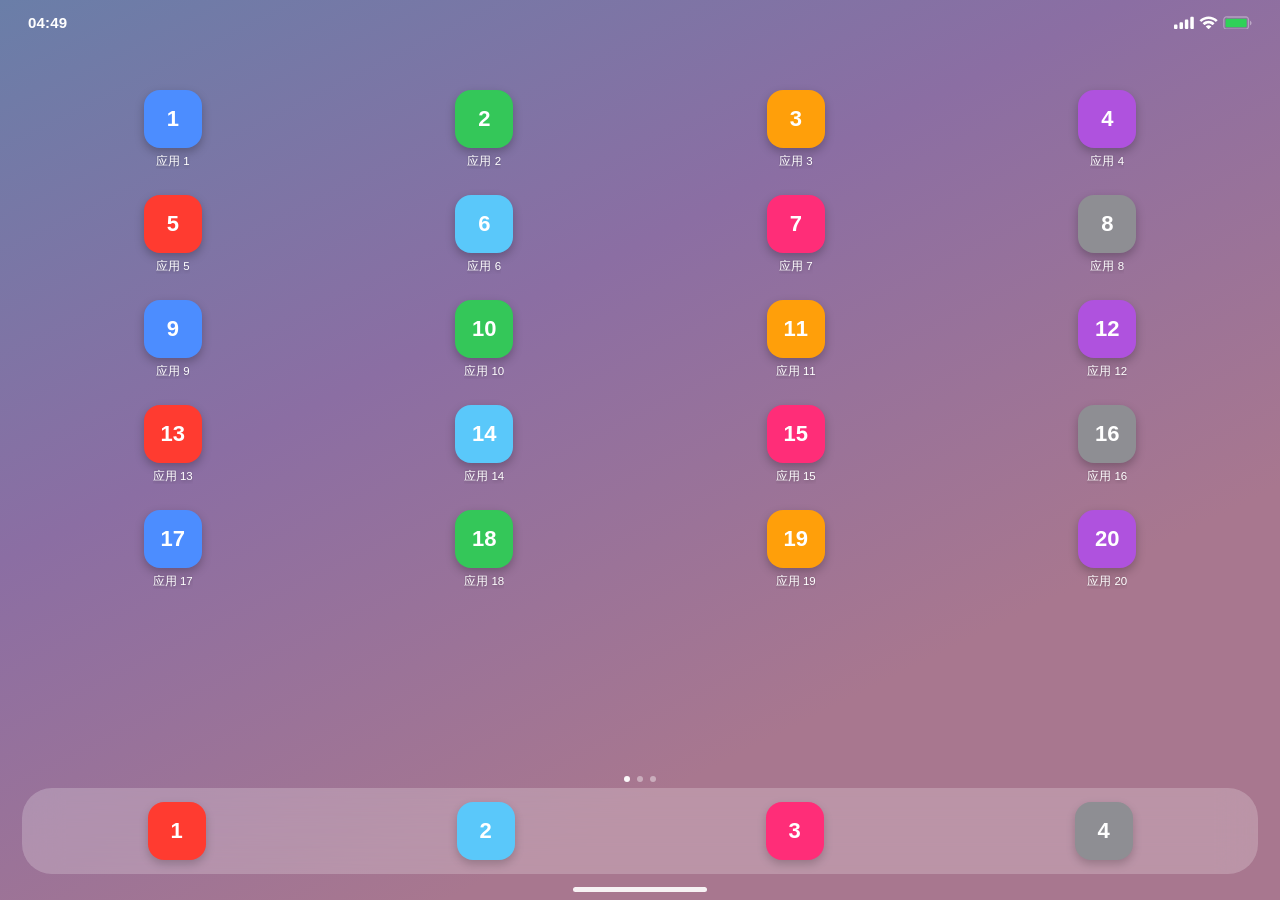
<file: Phone/home.html>
<!DOCTYPE html>
<html lang="zh-CN">
<head>
<meta charset="UTF-8">
<meta name="viewport" content="width=device-width, initial-scale=1.0, viewport-fit=cover">
<title>桌面</title>
<style>
  * {
    margin: 0;
    padding: 0;
    box-sizing: border-box;
    -webkit-tap-highlight-color: transparent;
    -webkit-user-select: none;
    user-select: none;
  }

  html, body {
    height: 100%;
    width: 100%;
    overflow: hidden;
  }

  body {
    position: relative;
    background: #000;
    font-family: -apple-system, BlinkMacSystemFont, "Helvetica Neue", "PingFang SC", "Segoe UI", sans-serif;
  }

  /* ================= WALLPAPER LAYER ================= */

  #wallpaper {
    position: fixed;
    inset: 0;
    width: 100%;
    height: 100%;
    z-index: 0;
  }

  /* ================= STATUS BAR (same component as lock screen) ================= */

  .status-bar {
    position: fixed;
    top: 0;
    left: 0;
    width: 100%;
    display: flex;
    align-items: center;
    justify-content: space-between;
    padding: 0 28px;
    padding-top: calc(env(safe-area-inset-top) + 14px);
    z-index: 10;
    color: #fff;
    transition: color 0.4s ease;
  }

  .status-time {
    font-size: 15px;
    font-weight: 600;
    letter-spacing: 0.2px;
    color: inherit;
  }

  .status-icons {
    display: flex;
    align-items: center;
  }

  .status-icons svg {
    width: 78px;
    height: auto;
    display: block;
  }

  .status-icons svg path {
    fill: currentColor;
  }

  #battery-fill {
    fill: currentColor;
    transition: width 0.4s ease, fill 0.4s ease;
  }

  /* ================= APP GRID ================= */

  .app-grid {
    position: fixed;
    top: calc(env(safe-area-inset-top) + 90px);
    left: 0;
    width: 100%;
    padding: 0 22px;
    display: grid;
    grid-template-columns: repeat(4, 1fr);
    row-gap: 26px;
    column-gap: 10px;
    z-index: 5;
  }

  .app-icon {
    display: flex;
    flex-direction: column;
    align-items: center;
    gap: 6px;
  }

  .app-icon .glyph {
    width: 58px;
    height: 58px;
    border-radius: 16px;
    display: flex;
    align-items: center;
    justify-content: center;
    color: #fff;
    font-size: 22px;
    font-weight: 600;
    box-shadow: 0 4px 10px rgba(0,0,0,0.25);
  }

  .app-icon .label {
    color: #fff;
    font-size: 11.5px;
    font-weight: 500;
    text-shadow: 0 1px 4px rgba(0,0,0,0.35);
    max-width: 68px;
    text-align: center;
    white-space: nowrap;
    overflow: hidden;
    text-overflow: ellipsis;
  }

  /* ================= PAGE DOTS ================= */

  .page-dots {
    position: fixed;
    bottom: calc(env(safe-area-inset-bottom) + 118px);
    left: 0;
    width: 100%;
    display: flex;
    justify-content: center;
    gap: 7px;
    z-index: 5;
  }

  .page-dots .dot {
    width: 6px;
    height: 6px;
    border-radius: 50%;
    background: rgba(255,255,255,0.4);
  }

  .page-dots .dot.active {
    background: rgba(255,255,255,0.95);
  }

  /* ================= DOCK ================= */

  .dock {
    position: fixed;
    bottom: calc(env(safe-area-inset-bottom) + 26px);
    left: 22px;
    right: 22px;
    height: 86px;
    border-radius: 30px;
    background: rgba(255,255,255,0.22);
    backdrop-filter: blur(18px);
    -webkit-backdrop-filter: blur(18px);
    display: flex;
    align-items: center;
    justify-content: space-around;
    z-index: 10;
  }

  .dock .glyph {
    width: 58px;
    height: 58px;
    border-radius: 16px;
    display: flex;
    align-items: center;
    justify-content: center;
    color: #fff;
    font-size: 22px;
    font-weight: 600;
    box-shadow: 0 4px 10px rgba(0,0,0,0.2);
  }

  /* ---------- Home indicator ---------- */

  .home-indicator {
    position: fixed;
    bottom: calc(env(safe-area-inset-bottom) + 8px);
    left: 50%;
    transform: translateX(-50%);
    width: 134px;
    height: 5px;
    background: #fff;
    border-radius: 3px;
    opacity: 0.9;
    z-index: 10;
  }
</style>
</head>
<body>

<canvas id="wallpaper"></canvas>

<!-- Status bar -->

<div class="status-bar" id="status-bar">

  <div class="status-time" id="status-time">9:41</div>

  <div class="status-icons">

    <svg id="status-svg"
         viewBox="0 0 5717 1024"
         version="1.1"
         xmlns="http://www.w3.org/2000/svg">

      <path d="M5196.8 998.4H3908.266667c-93.866667 0-128-8.533333-179.2-34.133333-34.133333-17.066667-68.266667-51.2-85.333334-85.333334-25.6-42.666667-34.133333-85.333333-34.133333-179.2V324.266667c0-93.866667 8.533333-136.533333 34.133333-179.2 17.066667-34.133333 51.2-68.266667 85.333334-85.333334 42.666667-25.6 85.333333-34.133333 179.2-34.133333H5205.333333c93.866667 0 128 8.533333 179.2 34.133333 34.133333 17.066667 68.266667 51.2 85.333334 85.333334 25.6 42.666667 34.133333 85.333333 34.133333 179.2v384c0 93.866667-8.533333 136.533333-34.133333 179.2-17.066667 34.133333-51.2 68.266667-85.333334 85.333333-51.2 17.066667-93.866667 25.6-187.733333 25.6zM3908.266667 110.933333c-93.866667 0-110.933333 8.533333-136.533334 17.066667-25.6 17.066667-42.666667 34.133333-51.2 59.733333-17.066667 17.066667-25.6 42.666667-25.6 136.533334v384c0 93.866667 8.533333 110.933333 17.066667 136.533333 8.533333 25.6 25.6 42.666667 51.2 51.2 25.6 8.533333 42.666667 17.066667 136.533333 17.066667h1297.066667c93.866667 0 110.933333-8.533333 136.533333-17.066667 25.6-8.533333 42.666667-25.6 51.2-51.2 17.066667-25.6 25.6-51.2 25.6-136.533333V324.266667c0-85.333333-8.533333-110.933333-17.066667-136.533334-25.6-25.6-51.2-42.666667-85.333333-51.2-25.6-8.533333-42.666667-17.066667-136.533333-17.066666H3908.266667z"
            opacity=".35"></path>

      <path d="M5572.266667 341.333333v341.333334c68.266667-25.6 110.933333-93.866667 110.933333-170.666667s-42.666667-145.066667-110.933333-170.666667"
            opacity=".4"></path>

      <path d="M2534.4 221.866667c187.733333 0 375.466667 76.8 512 204.8 8.533333 8.533333 25.6 8.533333 34.133333 0l102.4-102.4c8.533333-8.533333 8.533333-8.533333 8.533334-17.066667s0-17.066667-8.533334-17.066667c-358.4-349.866667-930.133333-349.866667-1288.533333 0-17.066667 0-17.066667 8.533333-17.066667 17.066667s0 17.066667 8.533334 17.066667L1988.266667 426.666667c8.533333 8.533333 25.6 8.533333 34.133333 0 136.533333-128 315.733333-204.8 512-204.8z m0 324.266666c102.4 0 204.8 42.666667 281.6 110.933334 8.533333 8.533333 25.6 8.533333 34.133333 0l102.4-102.4c8.533333-8.533333 8.533333-8.533333 8.533334-17.066667s0-17.066667-8.533334-17.066667c-238.933333-221.866667-597.333333-221.866667-836.266666 0-8.533333 8.533333-8.533333 8.533333-8.533334 17.066667s0 17.066667 8.533334 17.066667L2218.666667 657.066667c8.533333 8.533333 25.6 8.533333 34.133333 0 76.8-68.266667 170.666667-110.933333 281.6-110.933334z m187.733333 238.933334c8.533333 0 8.533333-8.533333 8.533334-17.066667s0-17.066667-8.533334-17.066667c-110.933333-93.866667-273.066667-93.866667-375.466666 0-8.533333 8.533333-8.533333 8.533333-8.533334 17.066667s0 17.066667 8.533334 17.066667l170.666666 170.666666c8.533333 8.533333 8.533333 8.533333 17.066667 8.533334s17.066667 0 17.066667-8.533334l170.666666-170.666666zM85.333333 622.933333h85.333334c51.2 0 85.333333 34.133333 85.333333 85.333334v170.666666c0 51.2-34.133333 85.333333-85.333333 85.333334H85.333333c-51.2 0-85.333333-34.133333-85.333333-85.333334v-170.666666c0-42.666667 34.133333-85.333333 85.333333-85.333334z m401.066667-170.666666h85.333333c51.2 0 85.333333 34.133333 85.333334 85.333333v341.333333c0 51.2-34.133333 85.333333-85.333334 85.333334h-85.333333c-51.2 0-85.333333-34.133333-85.333333-85.333334v-341.333333c0-42.666667 34.133333-85.333333 85.333333-85.333333zM878.933333 256h85.333334c51.2 0 85.333333 34.133333 85.333333 85.333333v537.6c0 51.2-34.133333 85.333333-85.333333 85.333334h-85.333334c-51.2 0-85.333333-85.333334-85.333333-85.333334V341.333333c0-51.2 42.666667-85.333333 85.333333-85.333333zM1280 59.733333h85.333333c51.2 0 85.333333 34.133333 85.333334 85.333334v742.4c0 51.2-34.133333 85.333333-85.333334 85.333333h-85.333333c-51.2 0-85.333333-85.333333-85.333333-85.333333V145.066667c0-51.2 34.133333-85.333334 85.333333-85.333333z"></path>

      <rect id="battery-fill"
            x="3780.27"
            y="196.27"
            width="1544.53"
            height="631.47"
            rx="70"></rect>

    </svg>

  </div>
</div>


<!-- App grid: 20 placeholder icons, 4 columns x 5 rows -->

<div class="app-grid" id="app-grid"></div>

<!-- Page indicator -->

<div class="page-dots">
  <div class="dot active"></div>
  <div class="dot"></div>
  <div class="dot"></div>
</div>

<!-- Dock: 4 placeholder icons -->

<div class="dock" id="dock"></div>

<div class="home-indicator"></div>


<script>

/* =====================================================================
   WALLPAPER LAYER (same as lock screen, kept in sync for now —
   swap the gradient stops here to change the desktop background)
===================================================================== */

const Wallpaper = (() => {

  const canvas = document.getElementById('wallpaper');
  const ctx = canvas.getContext('2d', { willReadFrequently: true });

  let current = {
    type: 'gradient',
    stops: ['#6a7ea8', '#8b6ea3', '#a8778f']
  };

  function resize(){
    const dpr = window.devicePixelRatio || 1;
    canvas.width = Math.round(window.innerWidth * dpr);
    canvas.height = Math.round(window.innerHeight * dpr);
    canvas.style.width = window.innerWidth + 'px';
    canvas.style.height = window.innerHeight + 'px';
    ctx.setTransform(dpr, 0, 0, dpr, 0, 0);
    draw();
  }

  function draw(){
    const w = window.innerWidth;
    const h = window.innerHeight;
    const g = ctx.createLinearGradient(0, 0, w * 0.35, h);
    const n = current.stops.length;
    current.stops.forEach((c, i) => g.addColorStop(i / (n - 1), c));
    ctx.fillStyle = g;
    ctx.fillRect(0, 0, w, h);
    AdaptiveTheme.refresh();
  }

  window.addEventListener('resize', resize);

  return {
    ctx,
    init(){ resize(); }
  };

})();


/* =====================================================================
   ADAPTIVE STATUS BAR COLOR (samples wallpaper luminance behind it)
===================================================================== */

const AdaptiveTheme = (() => {

  const LIGHT_THRESHOLD = 150;

  function regionLuminance(xRatio, yRatio, wRatio, hRatio){
    const w = window.innerWidth;
    const h = window.innerHeight;
    const x = Math.max(0, Math.floor(xRatio * w));
    const y = Math.max(0, Math.floor(yRatio * h));
    const rw = Math.max(1, Math.min(w - x, Math.floor(wRatio * w)));
    const rh = Math.max(1, Math.min(h - y, Math.floor(hRatio * h)));
    let data;
    try{
      data = Wallpaper.ctx.getImageData(x, y, rw, rh).data;
    } catch(e){
      return 128;
    }
    let total = 0, count = 0;
    for(let i = 0; i < data.length; i += 4){
      total += 0.299*data[i] + 0.587*data[i+1] + 0.114*data[i+2];
      count++;
    }
    return count ? total / count : 128;
  }

  function refresh(){
    const statusLum = regionLuminance(0, 0, 1, 0.09);
    document.getElementById('status-bar').style.color =
      statusLum > LIGHT_THRESHOLD ? '#000' : '#fff';
  }

  return { refresh };

})();


/* =====================================================================
   CLOCK (status bar time only, no lock-screen big clock here)
===================================================================== */

function updateTime(){
  const now = new Date();
  const hh = String(now.getHours()).padStart(2, '0');
  const mm = String(now.getMinutes()).padStart(2, '0');
  document.getElementById('status-time').textContent = `${hh}:${mm}`;
}


/* =====================================================================
   BATTERY (same logic as lock screen)
===================================================================== */

function renderBattery(level, charging){
  const fillEl = document.getElementById('battery-fill');
  if(!fillEl) return;
  const maxWidth = 1544.53;
  const minWidth = 80;
  const width = Math.max(minWidth, Math.round(level * maxWidth));
  fillEl.setAttribute('width', width);
  fillEl.style.fill = charging ? '#30d158' : '';
}

async function initBattery(){
  if('getBattery' in navigator){
    try{
      const battery = await navigator.getBattery();
      const update = () => renderBattery(battery.level, battery.charging);
      battery.addEventListener('levelchange', update);
      battery.addEventListener('chargingchange', update);
      update();
    } catch(e){
      renderBattery(1, false);
    }
  } else {
    renderBattery(1, false);
  }
}


/* =====================================================================
   PLACEHOLDER APP ICONS
   Swap `name` + `color` per icon later; grid/dock layout stays the same.
===================================================================== */

const PLACEHOLDER_COLORS = [
  '#4C8DFF', '#34C759', '#FF9F0A', '#AF52DE',
  '#FF3B30', '#5AC8FA', '#FF2D78', '#8E8E93'
];

function buildIcon(index){
  const wrap = document.createElement('div');
  wrap.className = 'app-icon';

  const glyph = document.createElement('div');
  glyph.className = 'glyph';
  glyph.style.background = PLACEHOLDER_COLORS[index % PLACEHOLDER_COLORS.length];
  glyph.textContent = index + 1;

  const label = document.createElement('div');
  label.className = 'label';
  label.textContent = `应用 ${index + 1}`;

  wrap.appendChild(glyph);
  wrap.appendChild(label);
  return wrap;
}

function buildDockIcon(index){
  const glyph = document.createElement('div');
  glyph.className = 'glyph';
  glyph.style.background = PLACEHOLDER_COLORS[(index + 4) % PLACEHOLDER_COLORS.length];
  glyph.textContent = index + 1;
  return glyph;
}

function populateGrid(){
  const grid = document.getElementById('app-grid');
  for(let i = 0; i < 20; i++){
    grid.appendChild(buildIcon(i));
  }

  const dock = document.getElementById('dock');
  for(let i = 0; i < 4; i++){
    dock.appendChild(buildDockIcon(i));
  }
}


/* =====================================================================
   LONG-PRESS ANYWHERE ON WALLPAPER -> back to lockscreen.html
   (dev/testing affordance — not a visible button. Relative path, so
   lockscreen.html must sit in the same folder as this file.)
===================================================================== */

(() => {
  let pressTimer = null;

  function isInteractive(el){
    return !!(el && el.closest && (el.closest('.app-icon') || el.closest('.dock')));
  }

  function start(e){
    if(isInteractive(e.target)) return;
    pressTimer = setTimeout(() => {
      window.location.href = 'lockscreen.html';
    }, 700);
  }

  function cancel(){
    clearTimeout(pressTimer);
  }

  document.addEventListener('touchstart', start, { passive: true });
  document.addEventListener('touchend', cancel);
  document.addEventListener('touchmove', cancel);
  document.addEventListener('mousedown', start);
  document.addEventListener('mouseup', cancel);
  document.addEventListener('mouseleave', cancel);
})();


/* =====================================================================
   START
===================================================================== */

Wallpaper.init();
updateTime();
setInterval(updateTime, 1000);
initBattery();
populateGrid();

</script>

</body>
</html>
</file>
